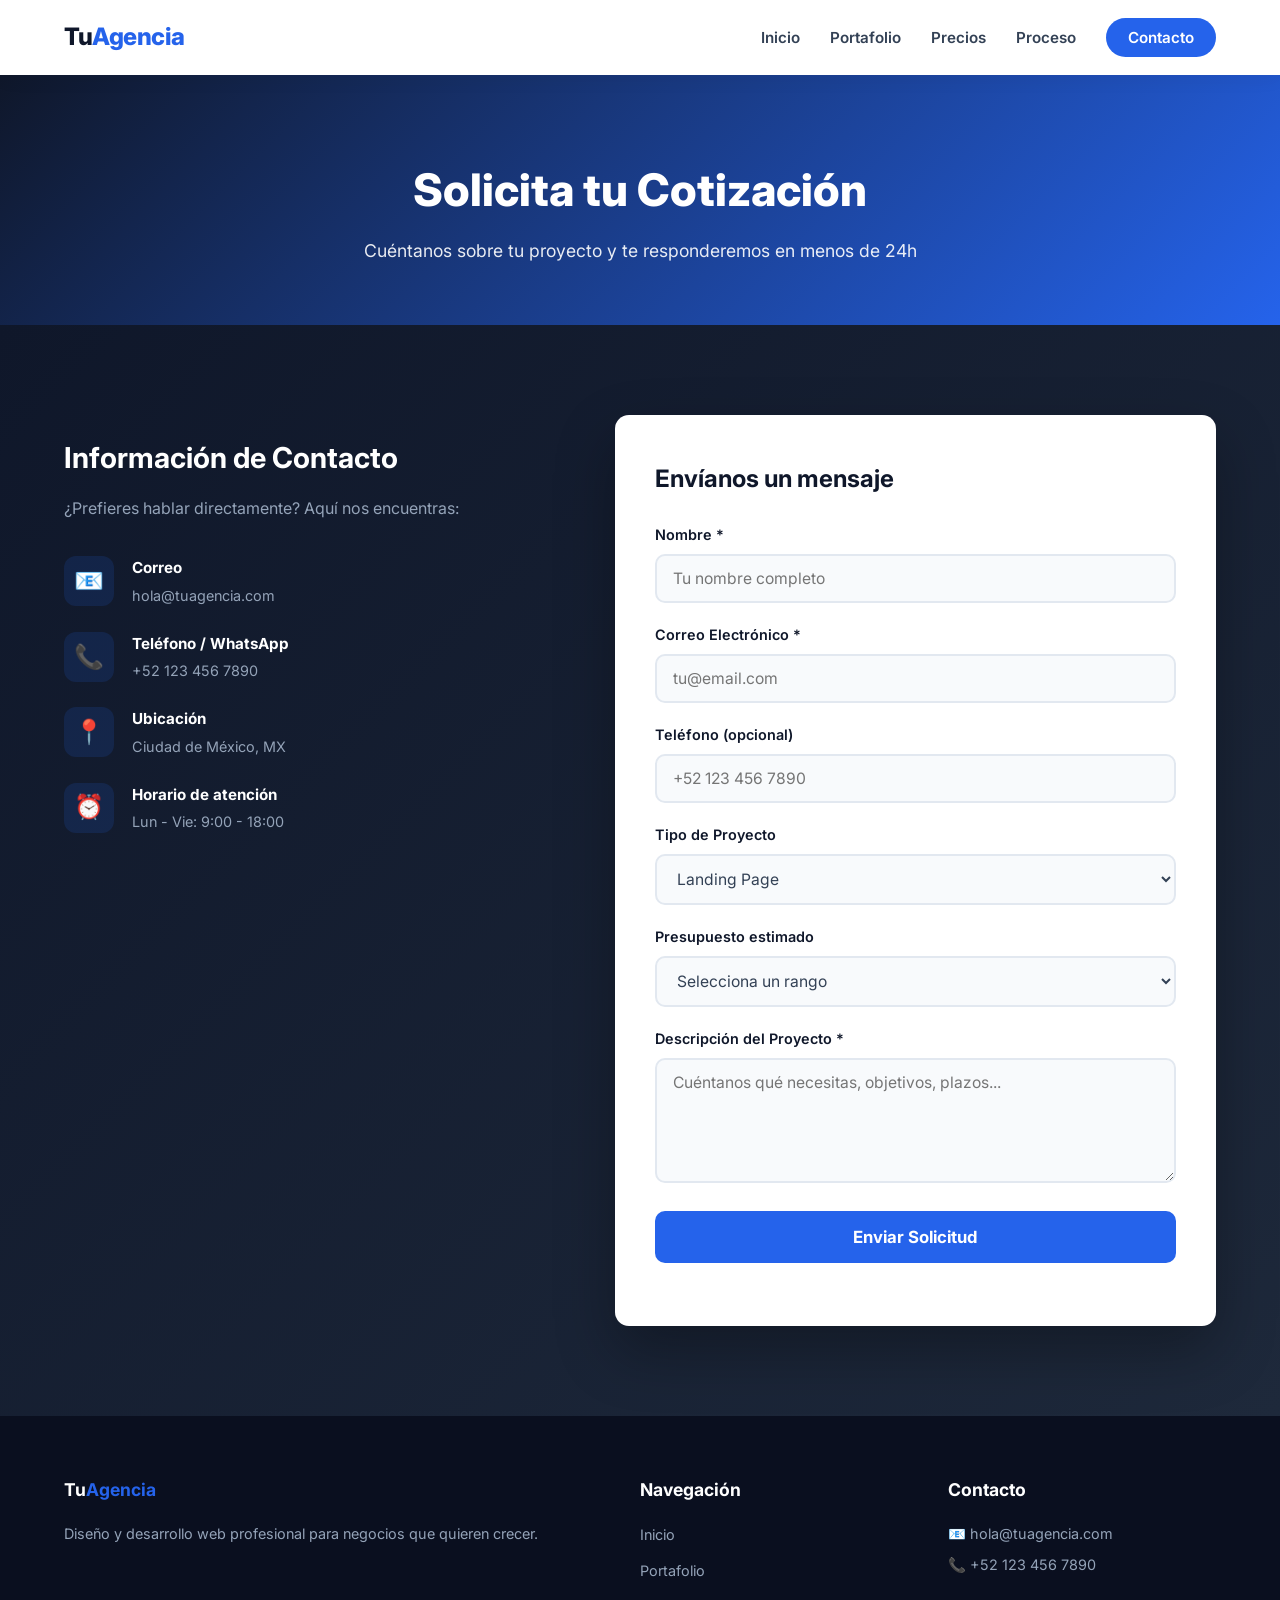
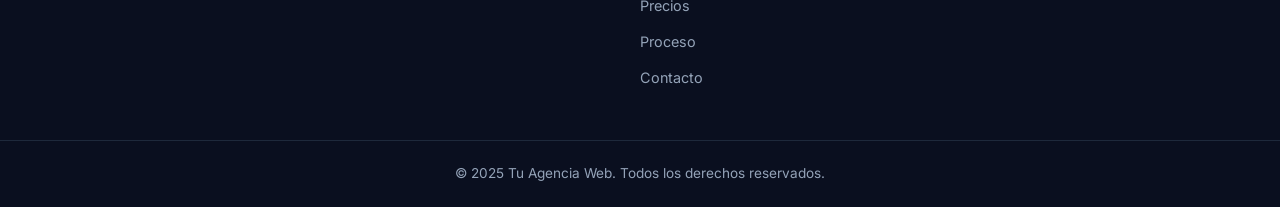
<file: contacto.html>
<!DOCTYPE html>
<html lang="es">
<head>
    <meta charset="UTF-8">
    <meta name="viewport" content="width=device-width, initial-scale=1.0">
    <title>Contacto | Tu Agencia Web</title>
    <meta name="description" content="Solicita tu cotización de diseño y desarrollo web. Respondemos en menos de 24 horas.">
    <link rel="stylesheet" href="css/styles.css">
    <link href="https://fonts.googleapis.com/css2?family=Inter:wght@300;400;600;700;800&display=swap" rel="stylesheet">
</head>
<body>

    <!-- ===== NAVEGACIÓN ===== -->
    <nav class="navbar" id="navbar">
        <div class="nav-container">
            <a href="index.html" class="nav-logo">Tu<span>Agencia</span></a>
            <button class="nav-toggle" id="navToggle" aria-label="Menú">
                <span></span><span></span><span></span>
            </button>
            <ul class="nav-menu" id="navMenu">
                <li><a href="index.html" class="nav-link">Inicio</a></li>
                <li><a href="portafolio.html" class="nav-link">Portafolio</a></li>
                <li><a href="precios.html" class="nav-link">Precios</a></li>
                <li><a href="proceso.html" class="nav-link">Proceso</a></li>
                <li><a href="contacto.html" class="nav-link active btn-nav-cta">Contacto</a></li>
            </ul>
        </div>
    </nav>

    <!-- ===== ENCABEZADO DE PÁGINA ===== -->
    <section class="page-header">
        <div class="container">
            <h1>Solicita tu Cotización</h1>
            <p>Cuéntanos sobre tu proyecto y te responderemos en menos de 24h</p>
        </div>
    </section>

    <!-- ===== FORMULARIO + INFO DE CONTACTO ===== -->
    <section class="section contacto">
        <div class="container">
            <div class="contacto-wrapper">

                <!-- ===== COLUMNA IZQUIERDA: INFO ===== -->
                <div class="contacto-info">
                    <h2>Información de Contacto</h2>
                    <p>¿Prefieres hablar directamente? Aquí nos encuentras:</p>

                    <div class="info-item">
                        <span class="info-icono">📧</span>
                        <div>
                            <h4>Correo</h4>
                            <p>hola@tuagencia.com</p>
                        </div>
                    </div>

                    <div class="info-item">
                        <span class="info-icono">📞</span>
                        <div>
                            <h4>Teléfono / WhatsApp</h4>
                            <p>+52 123 456 7890</p>
                        </div>
                    </div>

                    <div class="info-item">
                        <span class="info-icono">📍</span>
                        <div>
                            <h4>Ubicación</h4>
                            <p>Ciudad de México, MX</p>
                        </div>
                    </div>

                    <div class="info-item">
                        <span class="info-icono">⏰</span>
                        <div>
                            <h4>Horario de atención</h4>
                            <p>Lun - Vie: 9:00 - 18:00</p>
                        </div>
                    </div>
                </div>

                <!-- ===== COLUMNA DERECHA: FORMULARIO ===== -->
                <div class="contacto-form-wrapper">
                    <form id="formulario-contacto" class="formulario" novalidate>
                        <h2>Envíanos un mensaje</h2>

                        <div class="form-group">
                            <label for="nombre">Nombre *</label>
                            <input type="text" id="nombre" name="nombre" placeholder="Tu nombre completo" required>
                            <span class="error-mensaje" id="error-nombre"></span>
                        </div>

                        <div class="form-group">
                            <label for="email">Correo Electrónico *</label>
                            <input type="email" id="email" name="email" placeholder="tu@email.com" required>
                            <span class="error-mensaje" id="error-email"></span>
                        </div>

                        <div class="form-group">
                            <label for="telefono">Teléfono (opcional)</label>
                            <input type="tel" id="telefono" name="telefono" placeholder="+52 123 456 7890">
                        </div>

                        <div class="form-group">
                            <label for="tipo">Tipo de Proyecto</label>
                            <select id="tipo" name="tipo">
                                <option value="landing">Landing Page</option>
                                <option value="corporativo">Sitio Corporativo</option>
                                <option value="ecommerce">Tienda Online</option>
                                <option value="otro">Otro</option>
                            </select>
                        </div>

                        <div class="form-group">
                            <label for="presupuesto">Presupuesto estimado</label>
                            <select id="presupuesto" name="presupuesto">
                                <option value="">Selecciona un rango</option>
                                <option value="300">$299 - $500</option>
                                <option value="700">$500 - $1,000</option>
                                <option value="1500">$1,000 - $3,000</option>
                                <option value="mas">Más de $3,000</option>
                            </select>
                        </div>

                        <div class="form-group">
                            <label for="mensaje">Descripción del Proyecto *</label>
                            <textarea id="mensaje" name="mensaje" rows="5" placeholder="Cuéntanos qué necesitas, objetivos, plazos..." required></textarea>
                            <span class="error-mensaje" id="error-mensaje"></span>
                        </div>

                        <button type="submit" class="btn-enviar">Enviar Solicitud</button>
                        <p class="form-exito" id="form-exito"></p>
                    </form>
                </div>
            </div>
        </div>
    </section>

    <!-- ===== PIE DE PÁGINA ===== -->
    <footer class="footer">
        <div class="container footer-container">
            <div class="footer-col">
                <h4>Tu<span>Agencia</span></h4>
                <p>Diseño y desarrollo web profesional para negocios que quieren crecer.</p>
            </div>
            <div class="footer-col">
                <h4>Navegación</h4>
                <ul>
                    <li><a href="index.html">Inicio</a></li>
                    <li><a href="portafolio.html">Portafolio</a></li>
                    <li><a href="precios.html">Precios</a></li>
                    <li><a href="proceso.html">Proceso</a></li>
                    <li><a href="contacto.html">Contacto</a></li>
                </ul>
            </div>
            <div class="footer-col">
                <h4>Contacto</h4>
                <p>📧 hola@tuagencia.com</p>
                <p>📞 +52 123 456 7890</p>
            </div>
        </div>
        <div class="footer-bottom">
            <p>&copy; 2025 Tu Agencia Web. Todos los derechos reservados.</p>
        </div>
    </footer>

    <script src="js/script.js"></script>
</body>
</html>
</file>
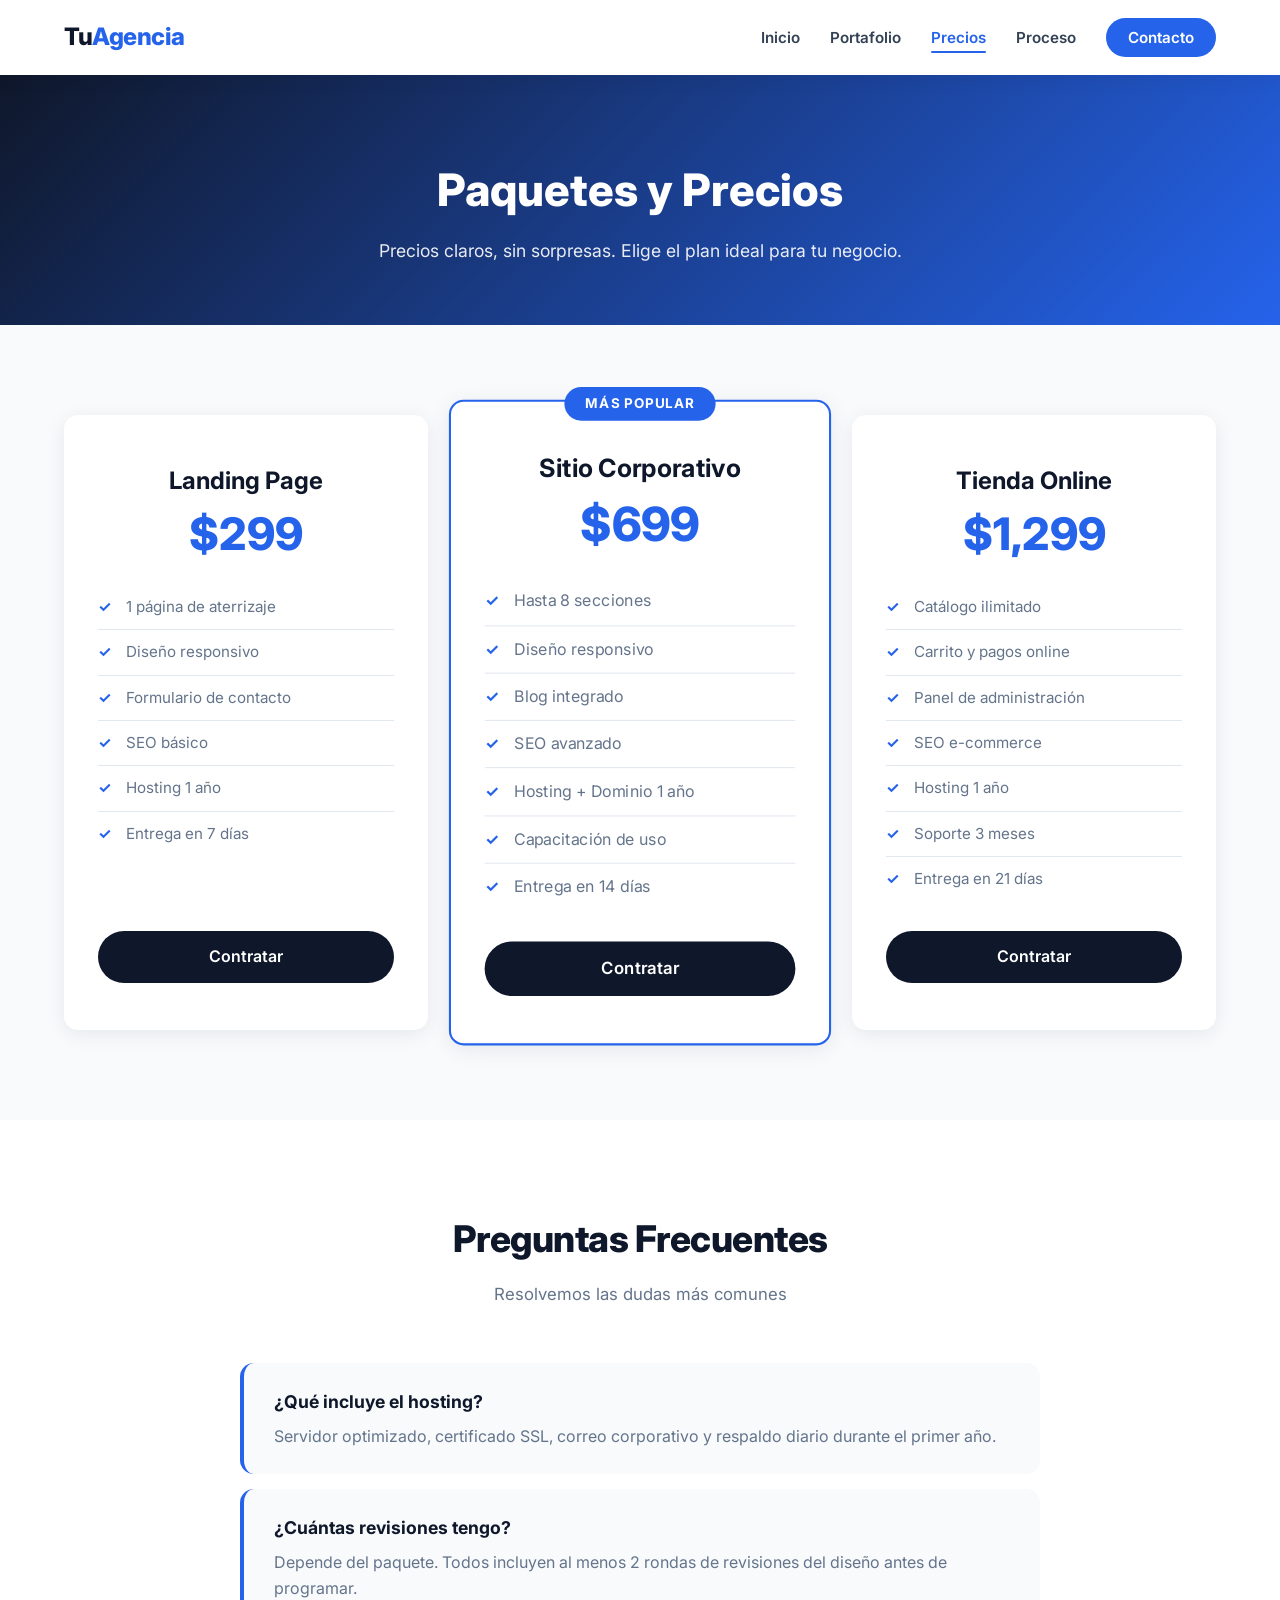
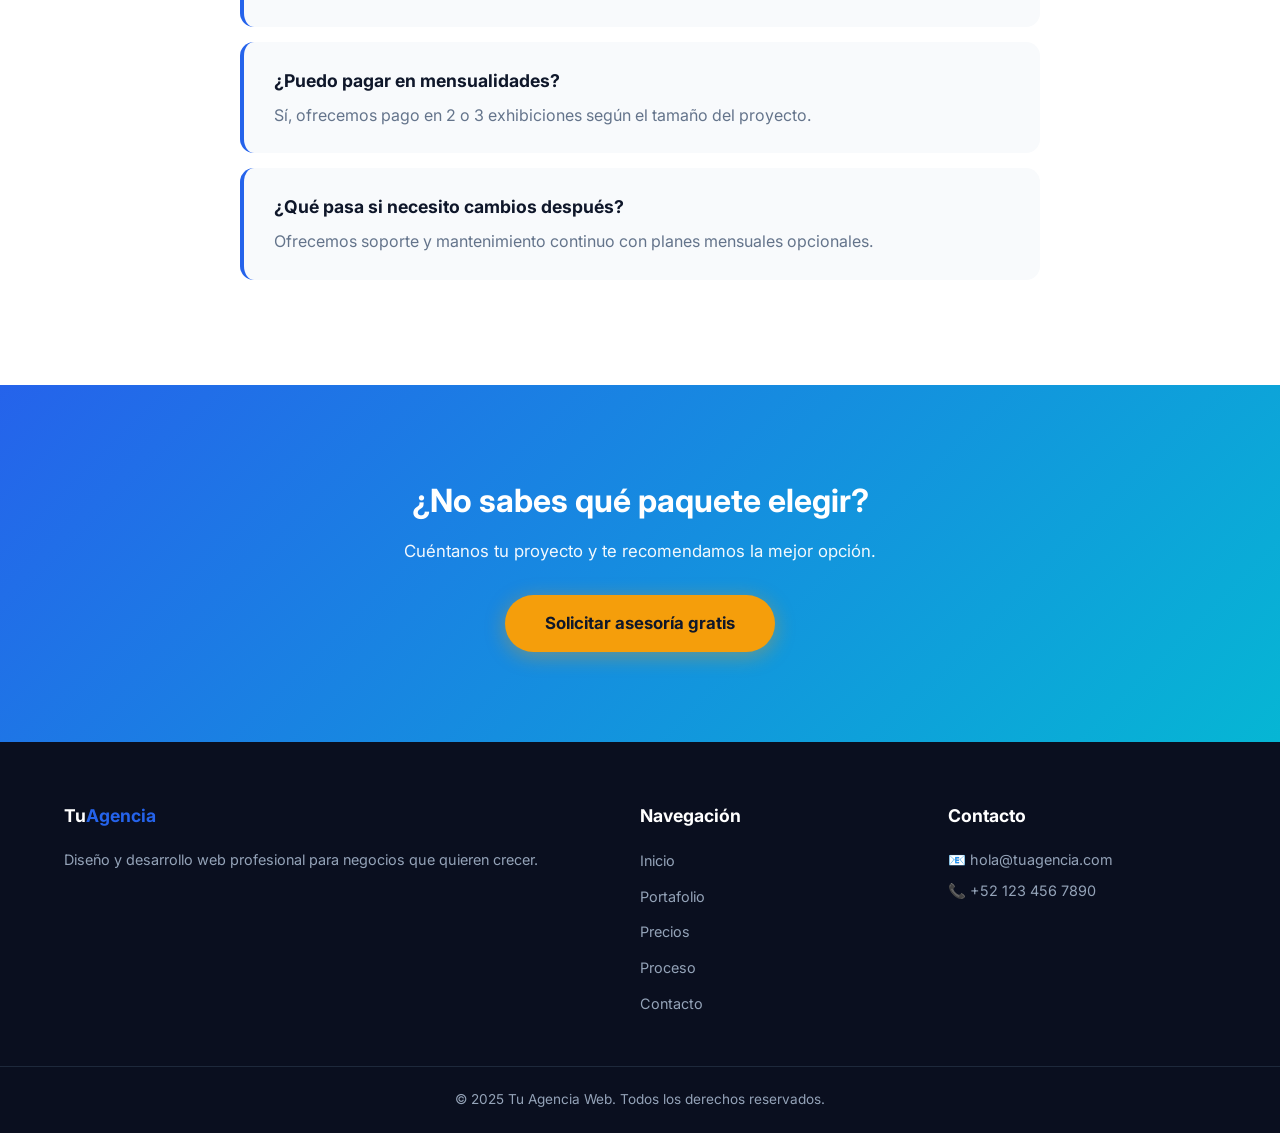
<file: precios.html>
<!DOCTYPE html>
<html lang="es">
<head>
    <meta charset="UTF-8">
    <meta name="viewport" content="width=device-width, initial-scale=1.0">
    <title>Precios y Paquetes | Tu Agencia Web</title>
    <meta name="description" content="Paquetes de diseño y desarrollo web: Landing Page, Sitio Corporativo y Tienda Online.">
    <link rel="stylesheet" href="css/styles.css">
    <link href="https://fonts.googleapis.com/css2?family=Inter:wght@300;400;600;700;800&display=swap" rel="stylesheet">
</head>
<body>

    <!-- ===== NAVEGACIÓN ===== -->
    <nav class="navbar" id="navbar">
        <div class="nav-container">
            <a href="index.html" class="nav-logo">Tu<span>Agencia</span></a>
            <button class="nav-toggle" id="navToggle" aria-label="Menú">
                <span></span><span></span><span></span>
            </button>
            <ul class="nav-menu" id="navMenu">
                <li><a href="index.html" class="nav-link">Inicio</a></li>
                <li><a href="portafolio.html" class="nav-link">Portafolio</a></li>
                <li><a href="precios.html" class="nav-link active">Precios</a></li>
                <li><a href="proceso.html" class="nav-link">Proceso</a></li>
                <li><a href="contacto.html" class="nav-link btn-nav-cta">Contacto</a></li>
            </ul>
        </div>
    </nav>

    <!-- ===== ENCABEZADO DE PÁGINA ===== -->
    <section class="page-header">
        <div class="container">
            <h1>Paquetes y Precios</h1>
            <p>Precios claros, sin sorpresas. Elige el plan ideal para tu negocio.</p>
        </div>
    </section>

    <!-- ===== PRECIOS ===== -->
    <section class="section precios">
        <div class="container">
            <div class="precios-grid">

                <!-- ===== PAQUETE 1 ===== -->
                <div class="precio-card">
                    <h3>Landing Page</h3>
                    <p class="precio">$299</p>
                    <ul class="caracteristicas">
                        <li>1 página de aterrizaje</li>
                        <li>Diseño responsivo</li>
                        <li>Formulario de contacto</li>
                        <li>SEO básico</li>
                        <li>Hosting 1 año</li>
                        <li>Entrega en 7 días</li>
                    </ul>
                    <a href="contacto.html" class="btn-precio">Contratar</a>
                </div>

                <!-- ===== PAQUETE 2 (DESTACADO) ===== -->
                <div class="precio-card destacado">
                    <span class="etiqueta-popular">Más Popular</span>
                    <h3>Sitio Corporativo</h3>
                    <p class="precio">$699</p>
                    <ul class="caracteristicas">
                        <li>Hasta 8 secciones</li>
                        <li>Diseño responsivo</li>
                        <li>Blog integrado</li>
                        <li>SEO avanzado</li>
                        <li>Hosting + Dominio 1 año</li>
                        <li>Capacitación de uso</li>
                        <li>Entrega en 14 días</li>
                    </ul>
                    <a href="contacto.html" class="btn-precio">Contratar</a>
                </div>

                <!-- ===== PAQUETE 3 ===== -->
                <div class="precio-card">
                    <h3>Tienda Online</h3>
                    <p class="precio">$1,299</p>
                    <ul class="caracteristicas">
                        <li>Catálogo ilimitado</li>
                        <li>Carrito y pagos online</li>
                        <li>Panel de administración</li>
                        <li>SEO e-commerce</li>
                        <li>Hosting 1 año</li>
                        <li>Soporte 3 meses</li>
                        <li>Entrega en 21 días</li>
                    </ul>
                    <a href="contacto.html" class="btn-precio">Contratar</a>
                </div>
            </div>
        </div>
    </section>

    <!-- ===== SECCIÓN DE PREGUNTAS FRECUENTES ===== -->
    <section class="section faq">
        <div class="container">
            <h2 class="section-title">Preguntas Frecuentes</h2>
            <p class="section-subtitle">Resolvemos las dudas más comunes</p>

            <div class="faq-lista">
                <div class="faq-item">
                    <h3>¿Qué incluye el hosting?</h3>
                    <p>Servidor optimizado, certificado SSL, correo corporativo y respaldo diario durante el primer año.</p>
                </div>
                <div class="faq-item">
                    <h3>¿Cuántas revisiones tengo?</h3>
                    <p>Depende del paquete. Todos incluyen al menos 2 rondas de revisiones del diseño antes de programar.</p>
                </div>
                <div class="faq-item">
                    <h3>¿Puedo pagar en mensualidades?</h3>
                    <p>Sí, ofrecemos pago en 2 o 3 exhibiciones según el tamaño del proyecto.</p>
                </div>
                <div class="faq-item">
                    <h3>¿Qué pasa si necesito cambios después?</h3>
                    <p>Ofrecemos soporte y mantenimiento continuo con planes mensuales opcionales.</p>
                </div>
            </div>
        </div>
    </section>

    <!-- ===== CTA FINAL ===== -->
    <section class="section cta-final">
        <div class="container">
            <h2>¿No sabes qué paquete elegir?</h2>
            <p>Cuéntanos tu proyecto y te recomendamos la mejor opción.</p>
            <a href="contacto.html" class="btn-cta">Solicitar asesoría gratis</a>
        </div>
    </section>

    <!-- ===== PIE DE PÁGINA ===== -->
    <footer class="footer">
        <div class="container footer-container">
            <div class="footer-col">
                <h4>Tu<span>Agencia</span></h4>
                <p>Diseño y desarrollo web profesional para negocios que quieren crecer.</p>
            </div>
            <div class="footer-col">
                <h4>Navegación</h4>
                <ul>
                    <li><a href="index.html">Inicio</a></li>
                    <li><a href="portafolio.html">Portafolio</a></li>
                    <li><a href="precios.html">Precios</a></li>
                    <li><a href="proceso.html">Proceso</a></li>
                    <li><a href="contacto.html">Contacto</a></li>
                </ul>
            </div>
            <div class="footer-col">
                <h4>Contacto</h4>
                <p>📧 hola@tuagencia.com</p>
                <p>📞 +52 123 456 7890</p>
            </div>
        </div>
        <div class="footer-bottom">
            <p>&copy; 2025 Tu Agencia Web. Todos los derechos reservados.</p>
        </div>
    </footer>

    <script src="js/script.js"></script>
</body>
</html>
</file>
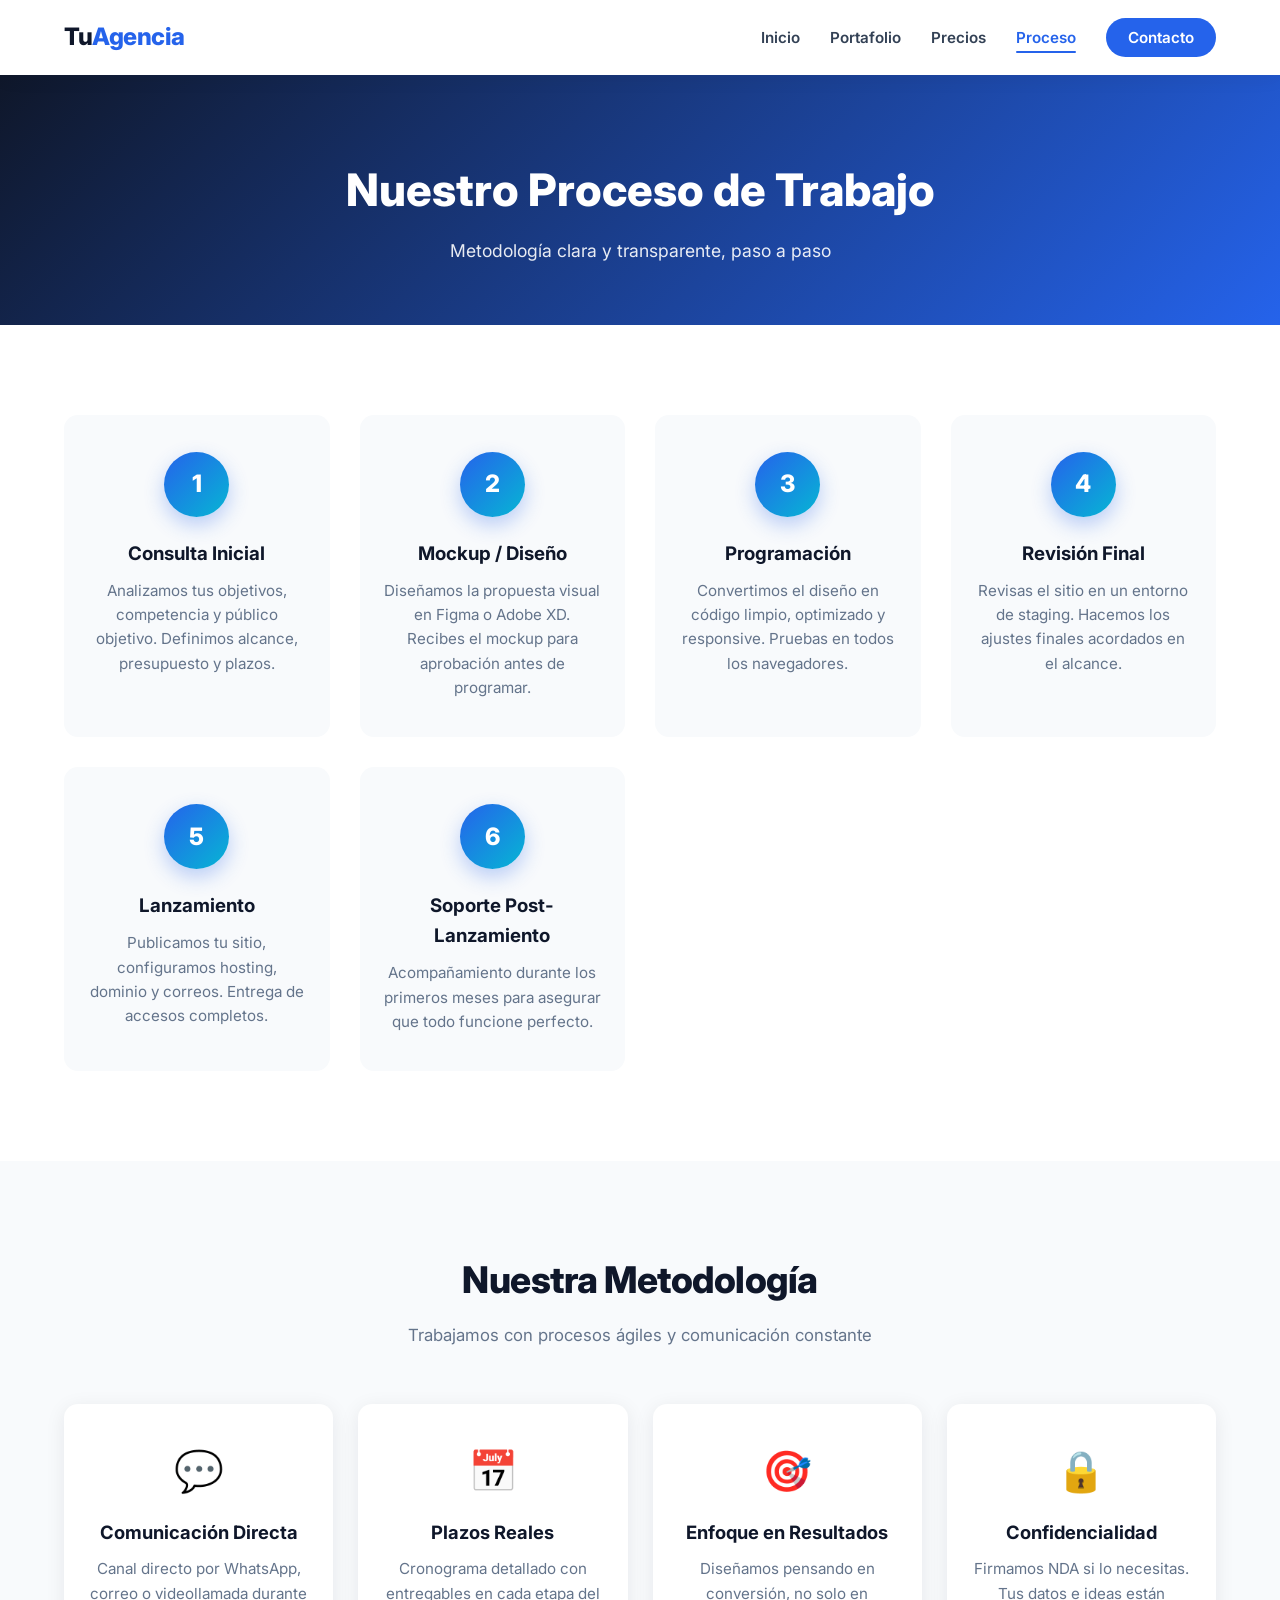
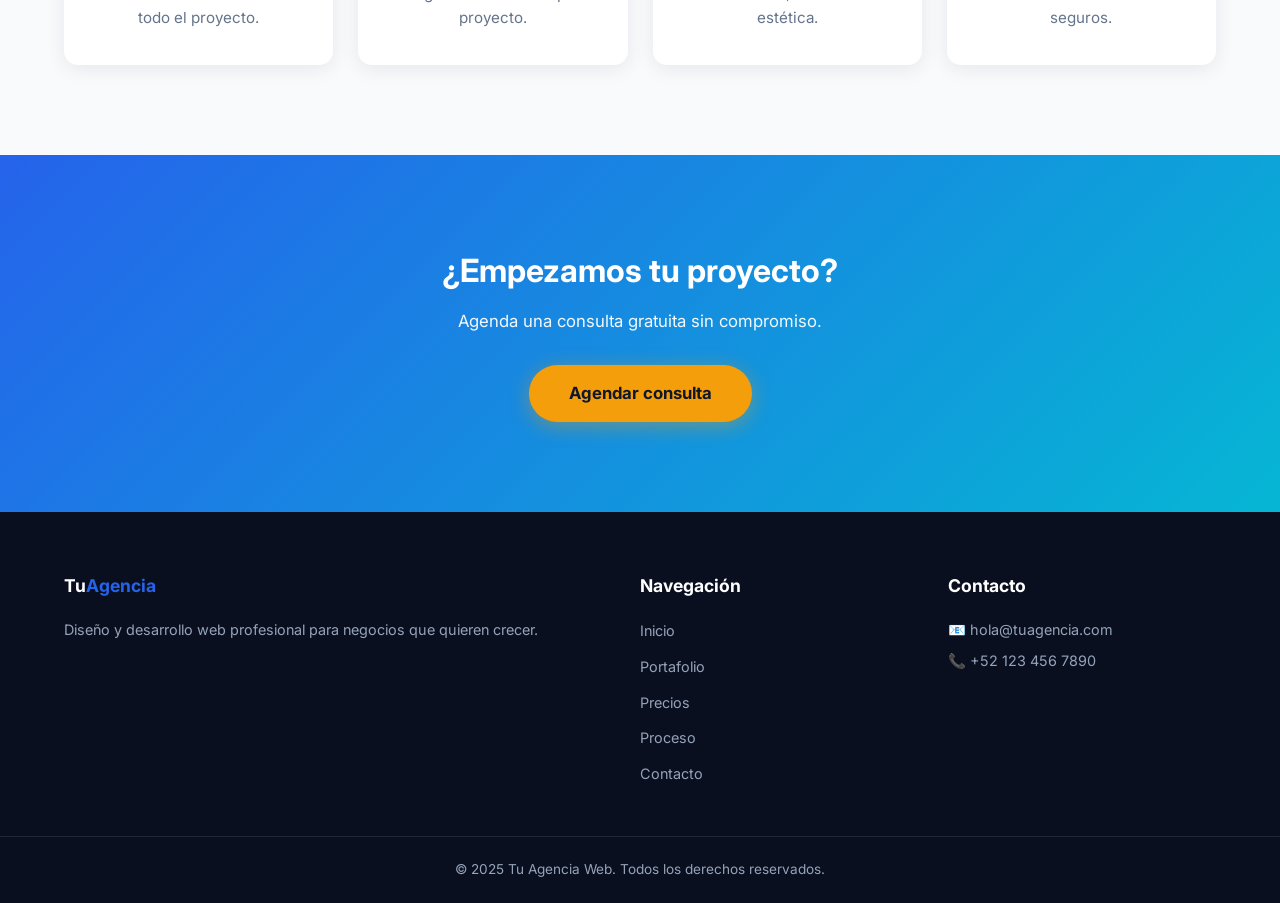
<file: proceso.html>
<!DOCTYPE html>
<html lang="es">
<head>
    <meta charset="UTF-8">
    <meta name="viewport" content="width=device-width, initial-scale=1.0">
    <title>Proceso de Trabajo | Tu Agencia Web</title>
    <meta name="description" content="Conoce nuestro proceso paso a paso: consulta, mockup, programación y lanzamiento.">
    <link rel="stylesheet" href="css/styles.css">
    <link href="https://fonts.googleapis.com/css2?family=Inter:wght@300;400;600;700;800&display=swap" rel="stylesheet">
</head>
<body>

    <!-- ===== NAVEGACIÓN ===== -->
    <nav class="navbar" id="navbar">
        <div class="nav-container">
            <a href="index.html" class="nav-logo">Tu<span>Agencia</span></a>
            <button class="nav-toggle" id="navToggle" aria-label="Menú">
                <span></span><span></span><span></span>
            </button>
            <ul class="nav-menu" id="navMenu">
                <li><a href="index.html" class="nav-link">Inicio</a></li>
                <li><a href="portafolio.html" class="nav-link">Portafolio</a></li>
                <li><a href="precios.html" class="nav-link">Precios</a></li>
                <li><a href="proceso.html" class="nav-link active">Proceso</a></li>
                <li><a href="contacto.html" class="nav-link btn-nav-cta">Contacto</a></li>
            </ul>
        </div>
    </nav>

    <!-- ===== ENCABEZADO DE PÁGINA ===== -->
    <section class="page-header">
        <div class="container">
            <h1>Nuestro Proceso de Trabajo</h1>
            <p>Metodología clara y transparente, paso a paso</p>
        </div>
    </section>

    <!-- ===== PROCESO DETALLADO ===== -->
    <section class="section proceso">
        <div class="container">
            <div class="proceso-pasos">
                <div class="paso">
                    <div class="paso-numero">1</div>
                    <h3>Consulta Inicial</h3>
                    <p>Analizamos tus objetivos, competencia y público objetivo. Definimos alcance, presupuesto y plazos.</p>
                </div>
                <div class="paso">
                    <div class="paso-numero">2</div>
                    <h3>Mockup / Diseño</h3>
                    <p>Diseñamos la propuesta visual en Figma o Adobe XD. Recibes el mockup para aprobación antes de programar.</p>
                </div>
                <div class="paso">
                    <div class="paso-numero">3</div>
                    <h3>Programación</h3>
                    <p>Convertimos el diseño en código limpio, optimizado y responsive. Pruebas en todos los navegadores.</p>
                </div>
                <div class="paso">
                    <div class="paso-numero">4</div>
                    <h3>Revisión Final</h3>
                    <p>Revisas el sitio en un entorno de staging. Hacemos los ajustes finales acordados en el alcance.</p>
                </div>
                <div class="paso">
                    <div class="paso-numero">5</div>
                    <h3>Lanzamiento</h3>
                    <p>Publicamos tu sitio, configuramos hosting, dominio y correos. Entrega de accesos completos.</p>
                </div>
                <div class="paso">
                    <div class="paso-numero">6</div>
                    <h3>Soporte Post-Lanzamiento</h3>
                    <p>Acompañamiento durante los primeros meses para asegurar que todo funcione perfecto.</p>
                </div>
            </div>
        </div>
    </section>

    <!-- ===== SECCIÓN DE METODOLOGÍA ===== -->
    <section class="section metodologia">
        <div class="container">
            <h2 class="section-title">Nuestra Metodología</h2>
            <p class="section-subtitle">Trabajamos con procesos ágiles y comunicación constante</p>

            <div class="beneficios-grid">
                <div class="beneficio-card">
                    <div class="beneficio-icono">💬</div>
                    <h3>Comunicación Directa</h3>
                    <p>Canal directo por WhatsApp, correo o videollamada durante todo el proyecto.</p>
                </div>
                <div class="beneficio-card">
                    <div class="beneficio-icono">📅</div>
                    <h3>Plazos Reales</h3>
                    <p>Cronograma detallado con entregables en cada etapa del proyecto.</p>
                </div>
                <div class="beneficio-card">
                    <div class="beneficio-icono">🎯</div>
                    <h3>Enfoque en Resultados</h3>
                    <p>Diseñamos pensando en conversión, no solo en estética.</p>
                </div>
                <div class="beneficio-card">
                    <div class="beneficio-icono">🔒</div>
                    <h3>Confidencialidad</h3>
                    <p>Firmamos NDA si lo necesitas. Tus datos e ideas están seguros.</p>
                </div>
            </div>
        </div>
    </section>

    <!-- ===== CTA FINAL ===== -->
    <section class="section cta-final">
        <div class="container">
            <h2>¿Empezamos tu proyecto?</h2>
            <p>Agenda una consulta gratuita sin compromiso.</p>
            <a href="contacto.html" class="btn-cta">Agendar consulta</a>
        </div>
    </section>

    <!-- ===== PIE DE PÁGINA ===== -->
    <footer class="footer">
        <div class="container footer-container">
            <div class="footer-col">
                <h4>Tu<span>Agencia</span></h4>
                <p>Diseño y desarrollo web profesional para negocios que quieren crecer.</p>
            </div>
            <div class="footer-col">
                <h4>Navegación</h4>
                <ul>
                    <li><a href="index.html">Inicio</a></li>
                    <li><a href="portafolio.html">Portafolio</a></li>
                    <li><a href="precios.html">Precios</a></li>
                    <li><a href="proceso.html">Proceso</a></li>
                    <li><a href="contacto.html">Contacto</a></li>
                </ul>
            </div>
            <div class="footer-col">
                <h4>Contacto</h4>
                <p>📧 hola@tuagencia.com</p>
                <p>📞 +52 123 456 7890</p>
            </div>
        </div>
        <div class="footer-bottom">
            <p>&copy; 2025 Tu Agencia Web. Todos los derechos reservados.</p>
        </div>
    </footer>

    <script src="js/script.js"></script>
</body>
</html>
</file>
<file: css/styles.css>
/* ============================================================ */
/* VARIABLES GLOBALES Y RESET                                    */
/* ============================================================ */
:root {
    /* ===== Colores de la marca (EDITAR AQUÍ) ===== */
    --color-primario: #2563eb;
    --color-secundario: #06b6d4;
    --color-acento: #f59e0b;
    --color-oscuro: #0f172a;
    --color-claro: #f8fafc;
    --color-blanco: #ffffff;
    --color-texto: #334155;
    --color-gris: #64748b;
    --color-borde: #e2e8f0;
    --sombra: 0 4px 20px rgba(15, 23, 42, 0.08);
    --sombra-hover: 0 15px 40px rgba(15, 23, 42, 0.15);
    --radio: 14px;
    --transicion: all 0.3s ease;
    --nav-altura: 75px;
}

* { margin: 0; padding: 0; box-sizing: border-box; }
html { scroll-behavior: smooth; }

body {
    font-family: 'Inter', sans-serif;
    color: var(--color-texto);
    background-color: var(--color-claro);
    line-height: 1.6;
    overflow-x: hidden;
    padding-top: var(--nav-altura); /* Compensa la barra fija */
}

.container { width: 90%; max-width: 1200px; margin: 0 auto; }

.section { padding: 90px 0; }

.section-title {
    font-size: 2.3rem;
    text-align: center;
    margin-bottom: 12px;
    color: var(--color-oscuro);
    font-weight: 800;
    letter-spacing: -0.5px;
}

.section-subtitle {
    text-align: center;
    color: var(--color-gris);
    margin-bottom: 55px;
    font-size: 1.05rem;
}

.centrar-boton { text-align: center; margin-top: 40px; }

/* ============================================================ */
/* NAVEGACIÓN FIJA (SE REPITE EN TODAS LAS PÁGINAS)             */
/* ============================================================ */
.navbar {
    position: fixed;
    top: 0; left: 0;
    width: 100%;
    height: var(--nav-altura);
    background: rgba(255, 255, 255, 0.95);
    backdrop-filter: blur(12px);
    box-shadow: 0 2px 20px rgba(15, 23, 42, 0.06);
    z-index: 1000;
    transition: var(--transicion);
}

.navbar.scrolled {
    box-shadow: 0 4px 25px rgba(15, 23, 42, 0.12);
}

.nav-container {
    width: 90%;
    max-width: 1200px;
    margin: 0 auto;
    height: 100%;
    display: flex;
    align-items: center;
    justify-content: space-between;
}

.nav-logo {
    font-size: 1.5rem;
    font-weight: 800;
    color: var(--color-oscuro);
    text-decoration: none;
    letter-spacing: -0.5px;
}

.nav-logo span { color: var(--color-primario); }

.nav-menu {
    display: flex;
    align-items: center;
    gap: 30px;
    list-style: none;
}

.nav-link {
    text-decoration: none;
    color: var(--color-texto);
    font-weight: 600;
    font-size: 0.95rem;
    transition: var(--transicion);
    position: relative;
}

.nav-link:hover { color: var(--color-primario); }

.nav-link.active { color: var(--color-primario); }

.nav-link.active:not(.btn-nav-cta)::after {
    content: '';
    position: absolute;
    bottom: -6px;
    left: 0;
    width: 100%;
    height: 2px;
    background: var(--color-primario);
    border-radius: 2px;
}

.btn-nav-cta {
    background: var(--color-primario);
    color: var(--color-blanco) !important;
    padding: 10px 22px;
    border-radius: 50px;
    transition: var(--transicion);
}

.btn-nav-cta:hover {
    background: var(--color-oscuro);
    transform: translateY(-2px);
}

/* Menú hamburguesa (móvil) */
.nav-toggle {
    display: none;
    background: none;
    border: none;
    cursor: pointer;
    flex-direction: column;
    gap: 5px;
    padding: 8px;
}

.nav-toggle span {
    width: 25px;
    height: 3px;
    background: var(--color-oscuro);
    border-radius: 2px;
    transition: var(--transicion);
}

/* ============================================================ */
/* HEADER CON CARRUSEL (SLIDER) - SOLO EN INDEX                 */
/* ============================================================ */
.header-slider {
    position: relative;
    width: 100%;
    height: calc(100vh - var(--nav-altura));
    min-height: 560px;
    overflow: hidden;
}

.slider-container { position: relative; width: 100%; height: 100%; }

.slide {
    position: absolute;
    inset: 0;
    background-size: cover;
    background-position: center;
    opacity: 0;
    transition: opacity 1s ease-in-out;
    display: flex;
    align-items: center;
    justify-content: center;
}

.slide.active { opacity: 1; z-index: 1; }

.slide::before {
    content: '';
    position: absolute;
    inset: 0;
    background: linear-gradient(135deg, rgba(15, 23, 42, 0.75), rgba(37, 99, 235, 0.55));
}

.slide-content {
    position: relative;
    z-index: 2;
    text-align: center;
    color: var(--color-blanco);
    padding: 20px;
    max-width: 820px;
    animation: fadeInUp 1s ease;
}

@keyframes fadeInUp {
    from { opacity: 0; transform: translateY(30px); }
    to   { opacity: 1; transform: translateY(0); }
}

.slide-content h1 {
    font-size: 3.2rem;
    margin-bottom: 15px;
    font-weight: 800;
    line-height: 1.15;
}

.slide-content p {
    font-size: 1.2rem;
    margin-bottom: 30px;
    font-weight: 300;
    opacity: 0.95;
}

.btn-cta {
    display: inline-block;
    background-color: var(--color-acento);
    color: var(--color-oscuro);
    padding: 15px 40px;
    border-radius: 50px;
    text-decoration: none;
    font-weight: 700;
    font-size: 1.05rem;
    transition: var(--transicion);
    box-shadow: 0 4px 20px rgba(245, 158, 11, 0.4);
    border: none;
    cursor: pointer;
}

.btn-cta:hover {
    background-color: var(--color-blanco);
    transform: translateY(-3px);
    box-shadow: 0 8px 25px rgba(255, 255, 255, 0.4);
}

.slider-arrow {
    position: absolute;
    top: 50%;
    transform: translateY(-50%);
    background: rgba(255, 255, 255, 0.15);
    backdrop-filter: blur(8px);
    border: 1px solid rgba(255, 255, 255, 0.3);
    color: var(--color-blanco);
    font-size: 1.4rem;
    width: 55px;
    height: 55px;
    border-radius: 50%;
    cursor: pointer;
    z-index: 10;
    transition: var(--transicion);
    display: flex;
    align-items: center;
    justify-content: center;
}

.slider-arrow:hover {
    background: var(--color-acento);
    border-color: var(--color-acento);
    color: var(--color-oscuro);
}

.slider-arrow.prev { left: 25px; }
.slider-arrow.next { right: 25px; }

.slider-dots {
    position: absolute;
    bottom: 30px;
    left: 50%;
    transform: translateX(-50%);
    display: flex;
    gap: 12px;
    z-index: 10;
}

.dot {
    width: 12px;
    height: 12px;
    border-radius: 50%;
    background: rgba(255, 255, 255, 0.4);
    cursor: pointer;
    transition: var(--transicion);
}

.dot.active {
    background: var(--color-acento);
    width: 32px;
    border-radius: 6px;
}

/* ============================================================ */
/* ENCABEZADO DE PÁGINA INTERNA (portafolio, precios, etc.)     */
/* ============================================================ */
.page-header {
    background: linear-gradient(135deg, var(--color-oscuro), var(--color-primario));
    color: var(--color-blanco);
    padding: 80px 0 60px;
    text-align: center;
}

.page-header h1 {
    font-size: 2.8rem;
    font-weight: 800;
    margin-bottom: 10px;
}

.page-header p {
    font-size: 1.1rem;
    opacity: 0.9;
}

/* ============================================================ */
/* BENEFICIOS (index)                                           */
/* ============================================================ */
.beneficios-grid {
    display: grid;
    grid-template-columns: repeat(auto-fit, minmax(240px, 1fr));
    gap: 25px;
}

.beneficio-card {
    background: var(--color-blanco);
    padding: 35px 25px;
    border-radius: var(--radio);
    box-shadow: var(--sombra);
    text-align: center;
    transition: var(--transicion);
}

.beneficio-card:hover {
    transform: translateY(-8px);
    box-shadow: var(--sombra-hover);
}

.beneficio-icono {
    font-size: 2.5rem;
    margin-bottom: 15px;
}

.beneficio-card h3 {
    color: var(--color-oscuro);
    margin-bottom: 10px;
    font-size: 1.15rem;
}

.beneficio-card p {
    color: var(--color-gris);
    font-size: 0.95rem;
}

/* ============================================================ */
/* PORTAFOLIO                                                   */
/* ============================================================ */
.portafolio { background-color: var(--color-blanco); }
.portafolio-preview { background-color: var(--color-claro); }

.portafolio-filtros {
    display: flex;
    justify-content: center;
    flex-wrap: wrap;
    gap: 12px;
    margin-bottom: 45px;
}

.filtro-btn {
    background: transparent;
    border: 2px solid var(--color-borde);
    color: var(--color-texto);
    padding: 9px 24px;
    border-radius: 50px;
    cursor: pointer;
    font-weight: 600;
    font-size: 0.95rem;
    transition: var(--transicion);
    font-family: inherit;
}

.filtro-btn.active,
.filtro-btn:hover {
    background: var(--color-primario);
    color: var(--color-blanco);
    border-color: var(--color-primario);
}

.portafolio-grid {
    display: grid;
    grid-template-columns: repeat(auto-fill, minmax(300px, 1fr));
    gap: 25px;
}

.portafolio-item {
    position: relative;
    overflow: hidden;
    border-radius: var(--radio);
    box-shadow: var(--sombra);
    cursor: pointer;
    aspect-ratio: 3 / 2;
    transition: var(--transicion);
}

.portafolio-item img {
    width: 100%;
    height: 100%;
    object-fit: cover;
    transition: transform 0.5s ease;
}

.portafolio-item:hover img { transform: scale(1.1); }

.portafolio-overlay {
    position: absolute;
    inset: 0;
    background: linear-gradient(transparent 30%, rgba(15, 23, 42, 0.9));
    color: var(--color-blanco);
    display: flex;
    flex-direction: column;
    justify-content: flex-end;
    padding: 25px;
    opacity: 0;
    transition: var(--transicion);
}

.portafolio-item:hover .portafolio-overlay { opacity: 1; }

.portafolio-overlay h3 { font-size: 1.3rem; margin-bottom: 5px; }

.portafolio-overlay span {
    font-size: 0.85rem;
    color: var(--color-acento);
    font-weight: 600;
    text-transform: uppercase;
    letter-spacing: 1px;
}

.portafolio-item.oculto { display: none; }

/* Botón secundario */
.btn-secundario {
    display: inline-block;
    background: transparent;
    border: 2px solid var(--color-primario);
    color: var(--color-primario);
    padding: 12px 32px;
    border-radius: 50px;
    text-decoration: none;
    font-weight: 700;
    transition: var(--transicion);
}

.btn-secundario:hover {
    background: var(--color-primario);
    color: var(--color-blanco);
}

/* ============================================================ */
/* PRECIOS                                                      */
/* ============================================================ */
.precios { background-color: var(--color-claro); }

.precios-grid {
    display: grid;
    grid-template-columns: repeat(auto-fit, minmax(290px, 1fr));
    gap: 30px;
    align-items: stretch;
}

.precio-card {
    background: var(--color-blanco);
    border-radius: var(--radio);
    padding: 45px 32px;
    text-align: center;
    box-shadow: var(--sombra);
    transition: var(--transicion);
    display: flex;
    flex-direction: column;
    position: relative;
    border: 2px solid transparent;
}

.precio-card:hover { transform: translateY(-10px); box-shadow: var(--sombra-hover); }

.precio-card.destacado {
    border-color: var(--color-primario);
    transform: scale(1.05);
    z-index: 1;
}

.precio-card.destacado:hover { transform: scale(1.08) translateY(-10px); }

.etiqueta-popular {
    position: absolute;
    top: -14px;
    left: 50%;
    transform: translateX(-50%);
    background: var(--color-primario);
    color: var(--color-blanco);
    padding: 6px 20px;
    border-radius: 50px;
    font-size: 0.8rem;
    font-weight: 700;
    text-transform: uppercase;
    letter-spacing: 1px;
}

.precio-card h3 { font-size: 1.5rem; color: var(--color-oscuro); margin-bottom: 12px; font-weight: 700; }

.precio {
    font-size: 2.8rem;
    font-weight: 800;
    color: var(--color-primario);
    margin-bottom: 28px;
    line-height: 1;
}

.caracteristicas {
    list-style: none;
    margin-bottom: 30px;
    flex-grow: 1;
    text-align: left;
}

.caracteristicas li {
    padding: 10px 0 10px 28px;
    position: relative;
    color: var(--color-gris);
    font-size: 0.95rem;
    border-bottom: 1px solid var(--color-borde);
}

.caracteristicas li:last-child { border-bottom: none; }

.caracteristicas li::before {
    content: '✓';
    position: absolute;
    left: 0;
    color: var(--color-primario);
    font-weight: 700;
}

.btn-precio {
    display: inline-block;
    background: var(--color-oscuro);
    color: var(--color-blanco);
    padding: 13px 32px;
    border-radius: 50px;
    text-decoration: none;
    font-weight: 600;
    transition: var(--transicion);
}

.btn-precio:hover { background: var(--color-primario); }

/* FAQ */
.faq { background: var(--color-blanco); }

.faq-lista { max-width: 800px; margin: 0 auto; }

.faq-item {
    background: var(--color-claro);
    padding: 25px 30px;
    border-radius: var(--radio);
    margin-bottom: 15px;
    border-left: 4px solid var(--color-primario);
}

.faq-item h3 { color: var(--color-oscuro); margin-bottom: 8px; font-size: 1.1rem; }
.faq-item p { color: var(--color-gris); }

/* ============================================================ */
/* PROCESO                                                      */
/* ============================================================ */
.proceso { background: var(--color-blanco); }
.metodologia { background: var(--color-claro); }

.proceso-pasos {
    display: grid;
    grid-template-columns: repeat(auto-fit, minmax(230px, 1fr));
    gap: 30px;
}

.paso {
    text-align: center;
    padding: 35px 22px;
    border-radius: var(--radio);
    background: var(--color-claro);
    transition: var(--transicion);
    border: 2px solid transparent;
}

.paso:hover {
    transform: translateY(-8px);
    border-color: var(--color-primario);
    box-shadow: var(--sombra);
}

.paso-numero {
    width: 65px;
    height: 65px;
    margin: 0 auto 22px;
    background: linear-gradient(135deg, var(--color-primario), var(--color-secundario));
    color: var(--color-blanco);
    border-radius: 50%;
    display: flex;
    align-items: center;
    justify-content: center;
    font-size: 1.5rem;
    font-weight: 800;
    box-shadow: 0 8px 20px rgba(37, 99, 235, 0.3);
}

.paso h3 { margin-bottom: 10px; color: var(--color-oscuro); font-weight: 700; }
.paso p { color: var(--color-gris); font-size: 0.95rem; }

/* ============================================================ */
/* CONTACTO                                                     */
/* ============================================================ */
.contacto { background: linear-gradient(135deg, var(--color-oscuro), #1e293b); }

.contacto-wrapper {
    display: grid;
    grid-template-columns: 1fr 1.2fr;
    gap: 50px;
    align-items: start;
}

.contacto-info {
    color: var(--color-blanco);
    padding: 20px 0;
}

.contacto-info h2 {
    font-size: 1.8rem;
    margin-bottom: 15px;
    color: var(--color-blanco);
}

.contacto-info > p {
    color: #94a3b8;
    margin-bottom: 35px;
}

.info-item {
    display: flex;
    gap: 18px;
    align-items: flex-start;
    margin-bottom: 25px;
}

.info-icono {
    font-size: 1.5rem;
    width: 50px;
    height: 50px;
    background: rgba(37, 99, 235, 0.15);
    border-radius: 12px;
    display: flex;
    align-items: center;
    justify-content: center;
    flex-shrink: 0;
}

.info-item h4 {
    color: var(--color-blanco);
    margin-bottom: 3px;
    font-size: 0.95rem;
}

.info-item p { color: #94a3b8; font-size: 0.9rem; }

.formulario {
    background: var(--color-blanco);
    padding: 45px 40px;
    border-radius: var(--radio);
    box-shadow: 0 25px 60px rgba(0, 0, 0, 0.3);
}

.formulario h2 {
    margin-bottom: 25px;
    font-size: 1.5rem;
    color: var(--color-oscuro);
}

.form-group { margin-bottom: 20px; }

.form-group label {
    display: block;
    margin-bottom: 8px;
    font-weight: 600;
    color: var(--color-oscuro);
    font-size: 0.9rem;
}

.form-group input,
.form-group select,
.form-group textarea {
    width: 100%;
    padding: 13px 16px;
    border: 2px solid var(--color-borde);
    border-radius: 10px;
    font-family: inherit;
    font-size: 0.98rem;
    color: var(--color-texto);
    transition: var(--transicion);
    background: var(--color-claro);
}

.form-group input:focus,
.form-group select:focus,
.form-group textarea:focus {
    outline: none;
    border-color: var(--color-primario);
    background: var(--color-blanco);
    box-shadow: 0 0 0 4px rgba(37, 99, 235, 0.1);
}

.form-group textarea { resize: vertical; min-height: 110px; }

.error-mensaje {
    color: #dc2626;
    font-size: 0.82rem;
    display: block;
    margin-top: 5px;
    font-weight: 500;
}

.form-group.error input,
.form-group.error textarea { border-color: #dc2626; background: #fef2f2; }

.btn-enviar {
    width: 100%;
    background: var(--color-primario);
    color: var(--color-blanco);
    padding: 16px;
    border: none;
    border-radius: 10px;
    font-size: 1.05rem;
    font-weight: 700;
    cursor: pointer;
    transition: var(--transicion);
    font-family: inherit;
}

.btn-enviar:hover {
    background: var(--color-oscuro);
    transform: translateY(-2px);
    box-shadow: 0 10px 25px rgba(15, 23, 42, 0.3);
}

.form-exito {
    text-align: center;
    color: #16a34a;
    font-weight: 600;
    margin-top: 18px;
}

/* ============================================================ */
/* CTA FINAL                                                    */
/* ============================================================ */
.cta-final {
    background: linear-gradient(135deg, var(--color-primario), var(--color-secundario));
    color: var(--color-blanco);
    text-align: center;
}

.cta-final h2 { font-size: 2rem; margin-bottom: 12px; color: var(--color-blanco); }
.cta-final p { font-size: 1.05rem; margin-bottom: 30px; opacity: 0.95; }

/* ============================================================ */
/* PIE DE PÁGINA                                                */
/* ============================================================ */
.footer { background: #0a0f1f; color: #94a3b8; padding-top: 60px; }

.footer-container {
    display: grid;
    grid-template-columns: 2fr 1fr 1fr;
    gap: 40px;
    padding-bottom: 40px;
}

.footer-col h4 {
    color: var(--color-blanco);
    font-size: 1.1rem;
    margin-bottom: 18px;
}

.footer-col h4 span { color: var(--color-primario); }

.footer-col p { font-size: 0.9rem; margin-bottom: 8px; }

.footer-col ul { list-style: none; }

.footer-col ul li { margin-bottom: 10px; }

.footer-col ul a {
    color: #94a3b8;
    text-decoration: none;
    font-size: 0.9rem;
    transition: var(--transicion);
}

.footer-col ul a:hover { color: var(--color-blanco); }

.footer-bottom {
    border-top: 1px solid #1e293b;
    text-align: center;
    padding: 22px 0;
    font-size: 0.85rem;
}

/* ============================================================ */
/* RESPONSIVO                                                   */
/* ============================================================ */
@media (max-width: 992px) {
    .slide-content h1 { font-size: 2.5rem; }
    .section-title { font-size: 2rem; }
    .precio-card.destacado { transform: scale(1); }
    .contacto-wrapper { grid-template-columns: 1fr; gap: 40px; }
    .footer-container { grid-template-columns: 1fr 1fr; }
}

@media (max-width: 768px) {
    .section { padding: 65px 0; }

    .nav-toggle { display: flex; }

    .nav-menu {
        position: fixed;
        top: var(--nav-altura);
        left: 0;
        width: 100%;
        height: calc(100vh - var(--nav-altura));
        background: var(--color-blanco);
        flex-direction: column;
        justify-content: flex-start;
        padding-top: 40px;
        gap: 0;
        transform: translateX(-100%);
        transition: transform 0.3s ease;
        box-shadow: 0 10px 30px rgba(0,0,0,0.1);
    }

    .nav-menu.active { transform: translateX(0); }

    .nav-menu li { width: 100%; text-align: center; }

    .nav-link {
        display: block;
        padding: 18px 20px;
        border-bottom: 1px solid var(--color-borde);
    }

    .nav-link.active::after { display: none; }

    .btn-nav-cta {
        margin: 20px auto;
        width: fit-content;
        display: inline-block;
    }

    /* Animación hamburguesa */
    .nav-toggle.active span:nth-child(1) { transform: translateY(8px) rotate(45deg); }
    .nav-toggle.active span:nth-child(2) { opacity: 0; }
    .nav-toggle.active span:nth-child(3) { transform: translateY(-8px) rotate(-45deg); }

    .slide-content h1 { font-size: 2rem; }
    .slide-content p { font-size: 1rem; }

    .section-title { font-size: 1.7rem; }
    .page-header h1 { font-size: 2rem; }

    .slider-arrow { width: 42px; height: 42px; font-size: 1.1rem; }
    .slider-arrow.prev { left: 12px; }
    .slider-arrow.next { right: 12px; }

    .formulario { padding: 30px 22px; }
    .precio-card { padding: 35px 25px; }
    .precio-card.destacado:hover { transform: translateY(-10px); }

    .footer-container {
        grid-template-columns: 1fr;
        text-align: center;
    }
}

@media (max-width: 480px) {
    .slide-content h1 { font-size: 1.65rem; }
    .btn-cta { padding: 13px 30px; font-size: 0.95rem; }
    .portafolio-grid { grid-template-columns: 1fr; }
    .filtro-btn { padding: 7px 18px; font-size: 0.85rem; }
    .page-header h1 { font-size: 1.7rem; }
}
</file>
